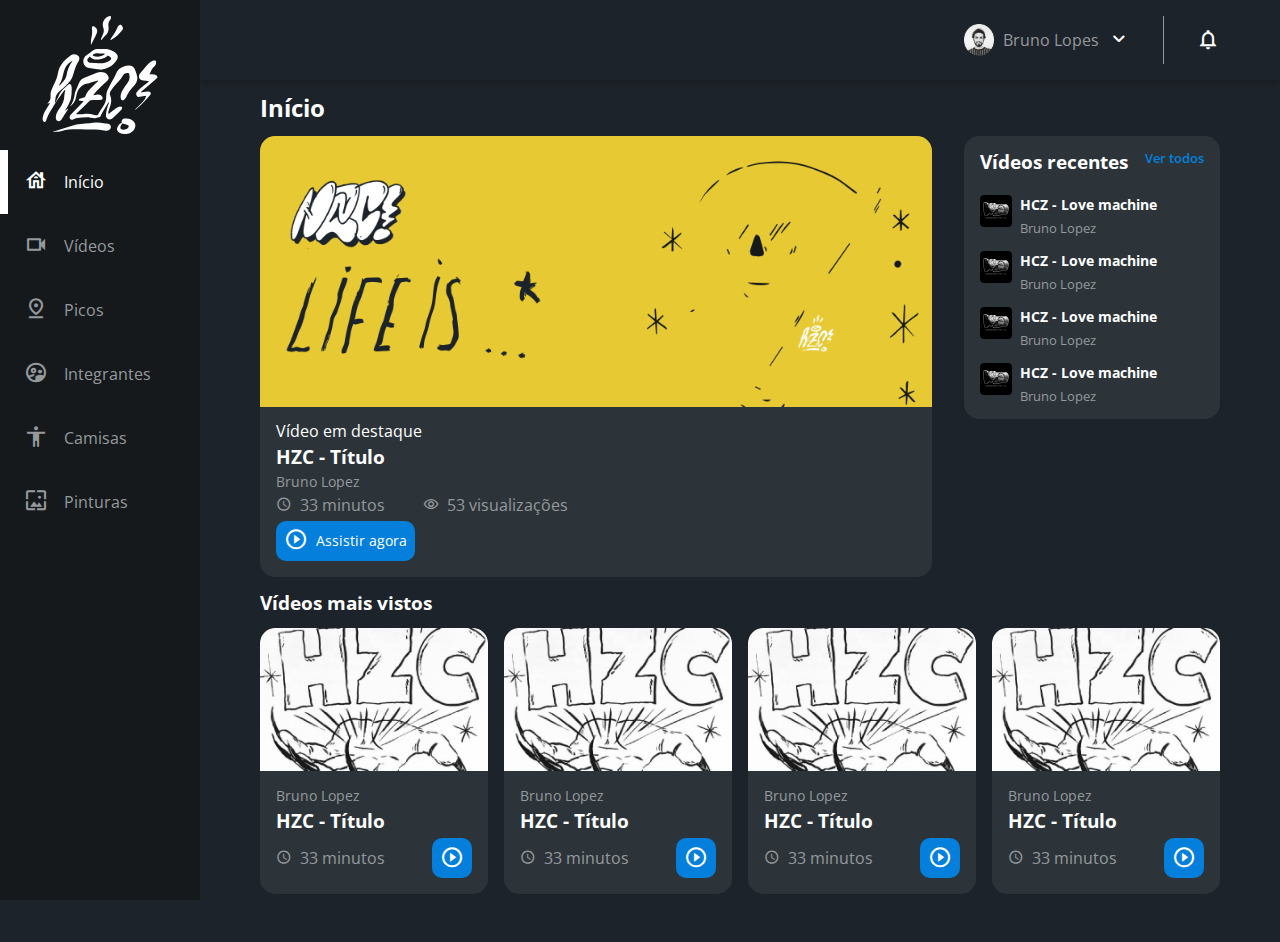
<file: index.html>
<!DOCTYPE html>
<html lang="pt-br">
<head>
    <meta charset="UTF-8">
    <meta http-equiv="X-UA-Compatible" content="IE=edge">
    <meta name="viewport" content="width=device-width, initial-scale=1.0">
    <!--links da fonte open sans-->
    <link rel="preconnect" href="https://fonts.googleapis.com">
    <link rel="preconnect" href="https://fonts.gstatic.com" crossorigin>
    <link rel="stylesheet" href="https://fonts.googleapis.com/css2?family=Open+Sans:wght@400;600;700&display=swap">
    <link rel="stylesheet" href="css/reset.css">
    <link rel="stylesheet" href="css/style.css">
    <title>HZC | Home</title>
</head>
<body>
    <header class="cabecalho">
        <button class="cabecalho__menu" aria-label="menu"><i></i></button> <!--aria-label="menu" é uma propriedade que informa o que significa a tag em questão (button)-->
        <img src="img/logo.svg" alt="Logotipo da HZC" class="cabecalho__logo">
        <p class="cabecalho__perfil">Bruno Lopes</p>
        <button class="cabecalho__notificacao" aria-label="notificação"><i></i></button> <!--<i></i> é a tag apropriada para ícones-->
    </header>
    <nav class="menu-lateral">
        <img src="img/logo.svg" alt="Logotipo da HCZ" class="menu-lateral__logo">
        <a href="#" class="menu-lateral__link menu-lateral__link--inicio menu-lateral__link--ativo">Início</a>
        <a href="#" class="menu-lateral__link menu-lateral__link--videos">Vídeos</a>
        <a href="#" class="menu-lateral__link menu-lateral__link--picos">Picos</a>
        <a href="#" class="menu-lateral__link menu-lateral__link--integrantes">Integrantes</a>
        <a href="#" class="menu-lateral__link menu-lateral__link--camisas">Camisas</a>
        <a href="#" class="menu-lateral__link menu-lateral__link--pinturas">Pinturas</a>
    </nav>

    <main class="principal">
        <h2 class="titulo-pagina">Início</h2>
        <article class="cartao cartao--destaque destaque-video">
            <img src="img/banner-mobile_1.png" alt="Banner do cartão" class="cartao__imagem--mobile">
            <img src="img/banner_1.png" alt="Banner do cartão" class="cartao__imagem--desktop">
            <div class="cartao__conteudo">
                <p class="cartao__destaque">Vídeo em destaque</p>
                <h3 class="cartao__titulo">HZC - Título</h3>
                <p class="cartao__perfil">Bruno Lopez</p>
                <p class="cartao__info cartao__info--tempo">33 minutos</p>
                <p class="cartao__info cartao__info--visualizacao">53 visualizações</p>
                <button class="cartao__botao cartao__botao--play cartao__botao--destaque">Assistir agora</button>
            </div>
        </article>

        <article class="cartao cartao--recentes videos-recentes">
            <h3 class="cartao__titulo">Vídeos recentes</h3>
            <a href="#" class="cartao__link">Ver todos</a>
            <ul class="cartao__lista">
                <li class="cartao__item">
                    <img src="img/miniatura_1.png" alt="Thumbnail" class="cartao__item-thumbnail">
                    <h4 class="cartao__item-titulo">HCZ - Love machine</h4>
                    <p class="cartao__item-perfil">Bruno Lopez</p>
                </li>
                <li class="cartao__item">
                    <img src="img/miniatura_1.png" alt="Thumbnail" class="cartao__item-thumbnail">
                    <h4 class="cartao__item-titulo">HCZ - Love machine</h4>
                    <p class="cartao__item-perfil">Bruno Lopez</p>
                </li>
                <li class="cartao__item">
                    <img src="img/miniatura_1.png" alt="Thumbnail" class="cartao__item-thumbnail">
                    <h4 class="cartao__item-titulo">HCZ - Love machine</h4>
                    <p class="cartao__item-perfil">Bruno Lopez</p>
                </li>
                <li class="cartao__item">
                    <img src="img/miniatura_1.png" alt="Thumbnail" class="cartao__item-thumbnail">
                    <h4 class="cartao__item-titulo">HCZ - Love machine</h4>
                    <p class="cartao__item-perfil">Bruno Lopez</p>
                </li>
            </ul>
        </article>

        <section class="secao secao-videos">
            <h3 class="titulo-secao">Vídeos mais vistos</h3>
            <article class="cartao">
                <img src="img/video_1.png" alt="Banner do cartão" class="cartao__imagem">
                <div class="cartao__conteudo">
                    <p class="cartao__perfil">Bruno Lopez</p>
                    <h3 class="cartao__titulo">HZC - Título</h3>
                    <p class="cartao__info cartao__info--tempo">33 minutos</p>
                    <button class="cartao__botao cartao__botao--play" aria-label="Assistir agora"></button>
                </div>
            </article>

            <article class="cartao">
                <img src="img/video_1.png" alt="Banner do cartão" class="cartao__imagem">
                <div class="cartao__conteudo">
                    <p class="cartao__perfil">Bruno Lopez</p>
                    <h3 class="cartao__titulo">HZC - Título</h3>
                    <p class="cartao__info cartao__info--tempo">33 minutos</p>
                    <button class="cartao__botao cartao__botao--play" aria-label="Assistir agora"></button>
                </div>
            </article>

            <article class="cartao">
                <img src="img/video_1.png" alt="Banner do cartão" class="cartao__imagem">
                <div class="cartao__conteudo">
                    <p class="cartao__perfil">Bruno Lopez</p>
                    <h3 class="cartao__titulo">HZC - Título</h3>
                    <p class="cartao__info cartao__info--tempo">33 minutos</p>
                    <button class="cartao__botao cartao__botao--play" aria-label="Assistir agora"></button>
                </div>
            </article>

            <article class="cartao">
                <img src="img/video_1.png" alt="Banner do cartão" class="cartao__imagem">
                <div class="cartao__conteudo">
                    <p class="cartao__perfil">Bruno Lopez</p>
                    <h3 class="cartao__titulo">HZC - Título</h3>
                    <p class="cartao__info cartao__info--tempo">33 minutos</p>
                    <button class="cartao__botao cartao__botao--play" aria-label="Assistir agora"></button>
                </div>
            </article>
        </section>
    </main>
    <script src="index.js"></script>
</body>
</html>
</file>
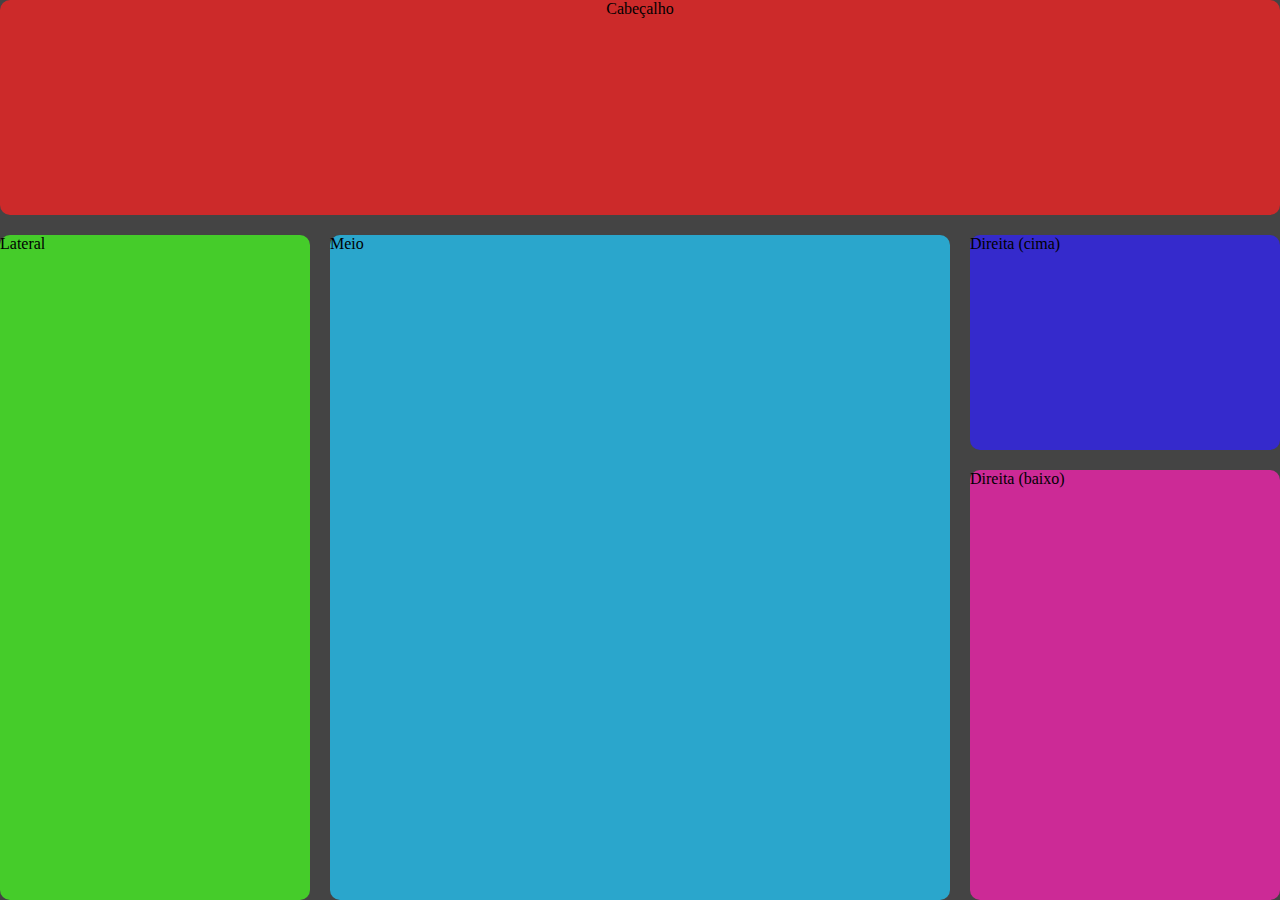
<file: exercício grid/index.html>
<!DOCTYPE html>
<html lang="en">
<head>
    <meta charset="UTF-8">
    <meta http-equiv="X-UA-Compatible" content="IE=edge">
    <meta name="viewport" content="width=device-width, initial-scale=1.0">
    <title>Document</title>
    <link rel="stylesheet" href="style.css">
</head>
<body class="corpo">
    <header class="cabecalho">Cabeçalho</header>
    <nav class="lateral">Lateral</nav>
    <section class="meio">Meio</section>
    <section class="direita-cima">Direita (cima)</section>
    <section class="direita-baixo">Direita (baixo)</section>
</body>
</html>
</file>
<file: css/style.css>
@font-face {
    font-family: 'icones';
    src: url(../font/icones.ttf);
}

body{
    background-color: #1D232A;
    font-family: 'Open Sans', 'icones', 'sans-serif';
    color: #FFFFFF;
}

.cabecalho{
    display: flex;
    justify-content: space-between; /*as propriedades justify-content e align-items apenas movimentam as tags filhas diretas do flex container*/
    align-items: center; /*justify-content e align-items  são propriedades de posicionamento horizontal e vertical respectivamente*/
    background-color: #15191C;
    padding: 8px 16px;
    box-shadow: 0px 4px 4px rgba(0, 0, 0, 0.16);
}

.cabecalho__menu i::before{
    content: "\e904"; /*\e904 é um código de uma fonte de ícone, o seu controle é através das propriedades de fonte*/
    font-size: 24px;
}

.cabecalho__perfil{
    display: none;
}

.cabecalho__notificacao::before{
    content: "\e906";
    font-size: 24px;
}

.cabecalho__logo{
    width: 40px;
}

.menu-lateral{
    display: flex;
    flex-direction: column;
    background-color: #15191C;
    width: 75vw; /*vw = largura de view port*/
    height: 100vh; /*vh = altura de view port*/
    position: absolute; /*estudar position absolute*/
    left: -100vw;
    transition: 0.3s;
}

.menu-lateral--ativo{
    left: 0;
    transition: 0.3s;
}

.menu-lateral__logo{
    width: 118px;
    align-self: center; /*faz o alinhamento de um único elemento*/
    padding: 16px;
}

.menu-lateral__link{
    height: 64px;
    color: #95999C;
    padding-left: 64px;
    display: flex;
    align-items: center;
}

.menu-lateral__link::before{
    content: "";
    width: 24px;
    height: 24px;
    font-size: 24px;
    position: absolute;
    left: 24px;
}

.menu-lateral__link--ativo{
    color: #FFFFFF;
    padding-left: 56px;
    border-left: 8px solid #FFFFFF;
}

.menu-lateral__link--inicio::before{
    content: "\e902";
}

.menu-lateral__link--videos::before{
    content: "\e90e";
}

.menu-lateral__link--picos::before{
    content: "\e909";
}

.menu-lateral__link--integrantes::before{
    content: "\e903";
}

.menu-lateral__link--camisas::before{
    content: "\e900";
}

.menu-lateral__link--pinturas::before{
    content: "\e90a";
}

.principal{
    display: grid;
    gap: 16px; /*gap = column-gap + row-gap*/
    padding: 24px 16px;
}

.titulo-pagina{
    font-size: 1.5rem;
    font-weight: 700;
}

.cartao{
    width: 100%;
    border-radius: 15px;
    overflow: hidden; /*qualquer coisa que passar do bloco cartao vai ficar escondido*/
    background-color: #2C343A;
}

.cartao--destaque{
    margin-bottom: 16px;
    grid-column: span 2;
    display: block;
}

.cartao__imagem--mobile{
    display: none;
}

.cartao__conteudo{
    display: grid;
    padding: 16px;
    grid-template-columns: auto 1fr; /*o valor auto significa que o tamanho da coluna vai ser definido automaticamente em relação ao maior elemento dessa coluna*/
    column-gap: 8px;
    row-gap: 8px;
}

.cartao__destaque{
    grid-column: span 2;
}

.cartao__titulo{
    grid-column: span 2;
    font-size: 1.2rem;
    font-weight: 700;
}

.cartao__perfil{
    grid-column: span 2;
    color: #95999C;
    font-size: 0.9rem;
}

.cartao__info{
    display: flex;
    align-items: center;
    color: #95999C;
}

.cartao__info--tempo::before{
    content: "\e90c";
    margin-right: 8px;
}

.cartao__info--visualizacao::before{
    content: "\e90f";
    margin-right: 8px;
}

.cartao__botao{
    display: flex;
    justify-content: center; /*movimenta na horizontal o conteúdo (texto) que está dentro do elemento button*/
    align-items: center; /*movimenta na vertical o conteúdo (texto) que está dentro do elemento button*/
    justify-self: flex-end; /*aqui movimenta na horizontal todo o elemento, no caso a tag button*/
    background-color: #0480DC;
    width: 40px;
    height: 40px;
    border-radius: 10px;
    font-size: 0.9rem;
}

.cartao__botao--play::before{
    content: "\e90b";
    font-size: 24px;
}

.cartao__botao--destaque{
    width: 100%;
    grid-column: span 2;
}

.cartao__botao--destaque::before{
    margin-right: 8px;
}

.cartao--recentes{
    display: none;
}

.secao{
    display: grid;
    gap: 16px;
    grid-column: span 2;
}

.titulo-secao{
    font-size: 1.2rem;
    font-weight: 700;
}

@media screen and (min-width: 1024px) {
    body{
        display: grid;
        grid-column: auto 1fr;
    }

    .cabecalho{
        background-color: #1D232A;
        display: grid;
        grid-template-columns: 1fr auto;
        column-gap: 32px;
        padding: 16px 60px;
        height: 80px;
        box-sizing: border-box;
        grid-column: 2;
    }
    
    .cabecalho__menu{
        display: none;
    }

    .cabecalho__logo{
        display: none;
    }

    .cabecalho__perfil{
        display: grid;
        grid-template-columns: repeat(3, auto); /*aqui são 3 colunas pq o elemento p em questão é composto por before, conteúdo e after*/
        column-gap: 8px;
        align-items: center;
        justify-self: flex-end;
        color: #95999C;
        padding: 8px 32px;
        border-right: 1px solid #95999C;
    }

    .cabecalho__perfil::before{
        content: "";
        display: block;
        width: 32px;
        height: 32px;
        background-image: url("../img/profile_2.png");
        background-size: contain; /*a imagem de backgound fica contida no width e height informados*/
        background-repeat: no-repeat;
        background-position: center;
    }

    .cabecalho__perfil::after{
        content: "\e90d";
        color: #FFFFFF;
        font-size: 1.5rem;
    }

    .menu-lateral{
        position: static;
        width: 200px;
        grid-column: 1;
        grid-row: 1 / span 2; /*o conteúdo começa na primeira linha e vai até a segunda linha*/
    }

    .principal{
        display: grid;
        grid-template-columns: auto 1fr auto;
        grid-template-areas: 
        "titulo-pagina     titulo-pagina     titulo-pagina"
        "destaque-video    destaque-video    videos-recentes"
        "secao-videos      secao-videos      secao-videos"
        "produtos-recentes destaque-produtos destaque-produtos"
        "secao-produtos    secao-produtos    secao-produtos"
        ;
        column-gap: 32px;
        padding: 16px 60px;
    }

    .titulo-pagina{
        grid-area: titulo-pagina;
    }

    .destaque-video{
        grid-area: destaque-video;
    }

    .videos-recentes{
        grid-area: videos-recentes;
    }

    .secao-videos{
        grid-area: secao-videos;
    }

    .destaque-produtos{
        grid-area: destaque-produto;
    }

    .produtos-recentes{
        grid-area: produtos-recentes;
    }

    .secao-produtos{
        grid-area: secao-produtos;
    }

    .cartao--recentes{
        display: grid;
        grid-template-columns: auto auto;
        row-gap: 24px;
        width: 256px;
        padding: 16px;
        box-sizing: border-box;
        align-self: flex-start;
    }

    .cartao__imagem--mobile{
        display: none;
    }

    .cartao__imagem--desktop{
        display: block;
    }

    .cartao--destaque{
        align-self: flex-start;
        margin-bottom: 0;
    }

    .cartao__botao--destaque{
        grid-column: auto;
        padding: 16px 8px;
    }

    .cartao--recentes .cartao__titulo{
        grid-column: auto;
    }

    .cartao__link{
        font-size: 0.8rem;
        font-weight: 600;
        color: #0480DC;
        justify-self: flex-end;
    }

    .cartao__lista{
        display: grid;
        grid-column: span 2;
        row-gap: 16px;
    }

    .cartao__item{
        display: grid;
        grid-template-columns: auto 1fr;
        gap: 8px;
        height: 40px;
    }

    .cartao__item-thumbnail{
        width: 32px;
        grid-row: span 2;
    }

    .cartao__item-titulo{
        font-size: 0.9rem;
        line-height: 1.2rem;
        font-weight: 700;
    }

    .cartao__item-perfil{
        font-size: 0.8rem;
        color: #95999C;
    }

    .secao{
        grid-template-columns: repeat(4, 1fr); /*São 4 colunas de 1fr cada*/
    }

    .titulo-secao{
        grid-column: span 4;
    }

}
</file>
<file: exercício grid/style.css>
* {
    margin: 0;
    padding: 0;
    box-sizing: border-box;
}

.corpo {
    display: grid;
    grid-template-columns: 1fr 2fr 1fr;
    grid-template-rows: 1fr 1fr 2fr;
    background-color: #444444;
    width: 100vw;
    height: 100vh;
    gap: 20px;
}

.cabecalho {
    grid-column: span 3;
    text-align: center;
    background-color: #cc2a2a;
    border-radius: 10px;
    min-width: 50px;
    min-height: 50px;
}

.lateral {
    grid-row: span 2;
    background-color: #45cc2a;
    border-radius: 10px;
    min-width: 50px;
    min-height: 50px;
}

.meio {
    grid-row: span 2;
    background-color: #2aa6cc;
    border-radius: 10px;
    min-width: 50px;
    min-height: 50px;
}

.direita-cima {
    background-color: #352acc;
    border-radius: 10px;
    min-width: 50px;
    min-height: 50px;
}

.direita-baixo {
    background-color: #cc2a96;
    border-radius: 10px;
    min-width: 50px;
    min-height: 50px;
}
</file>
